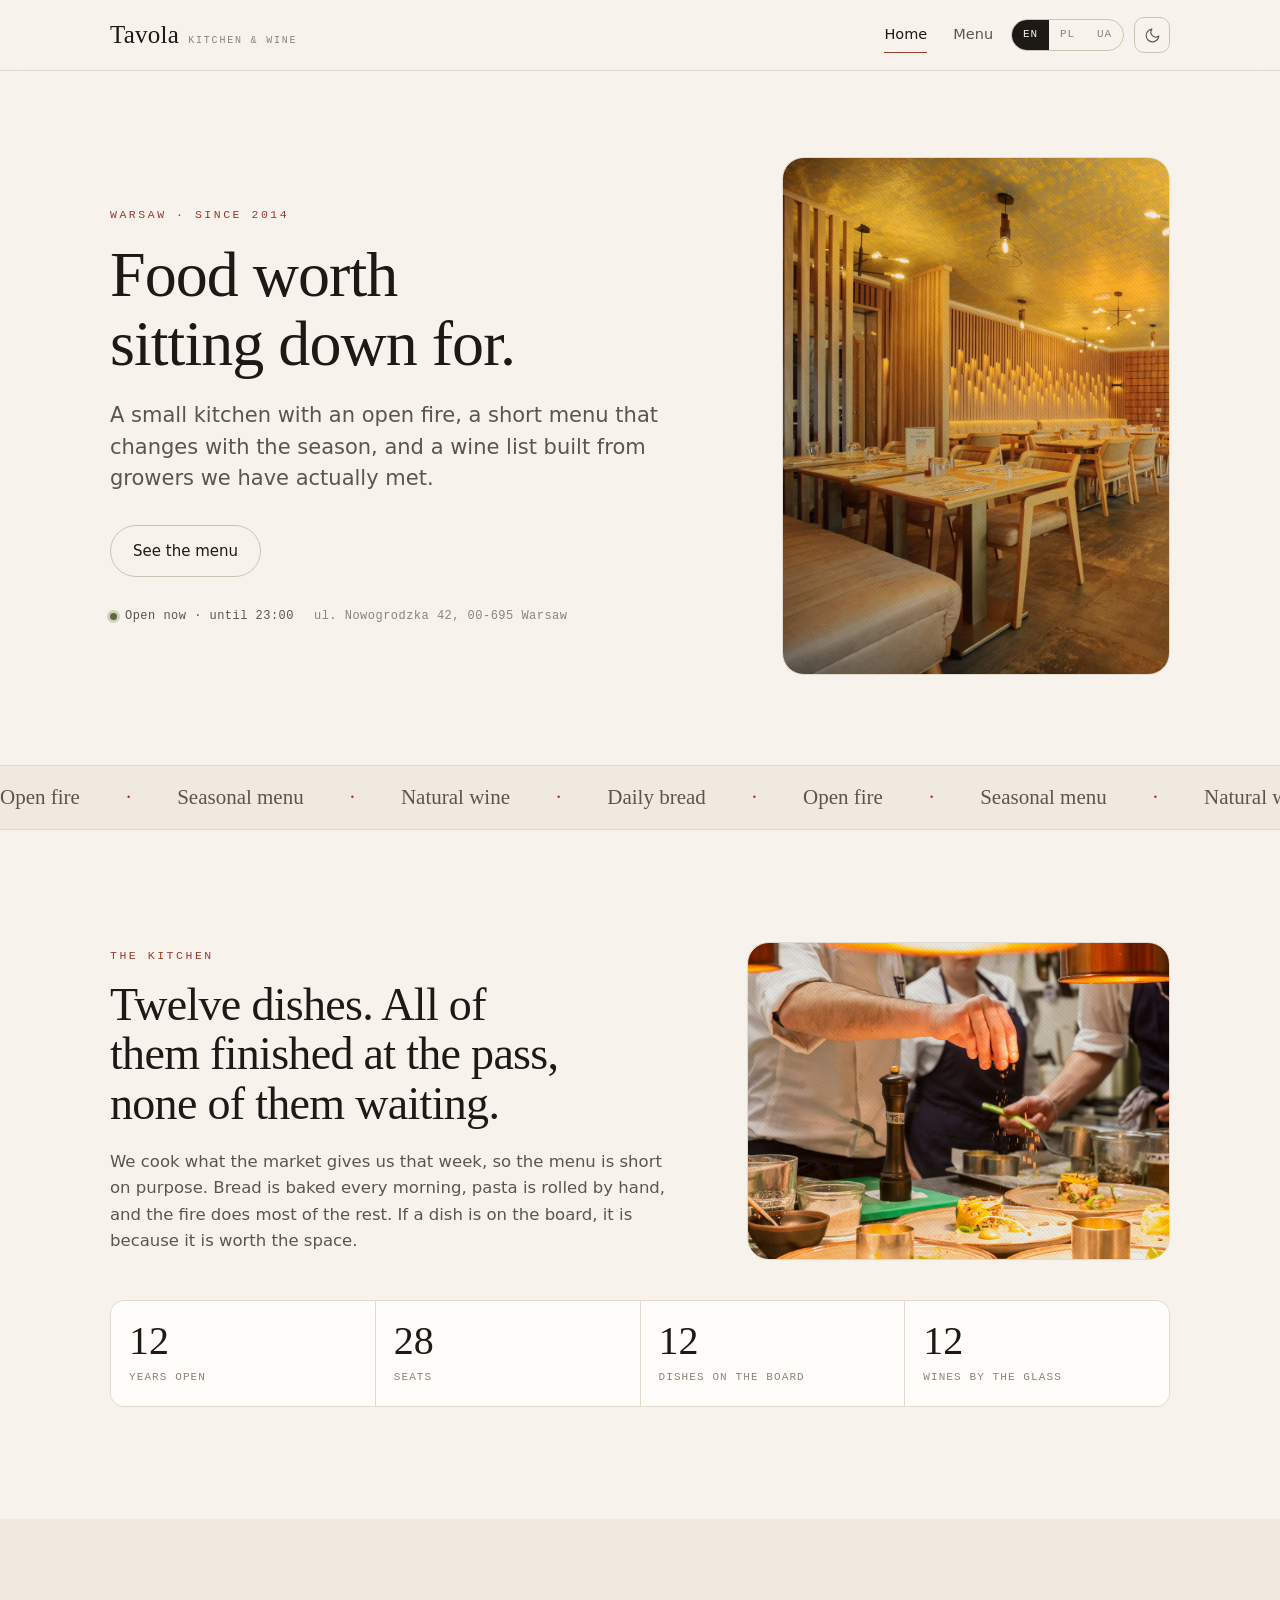
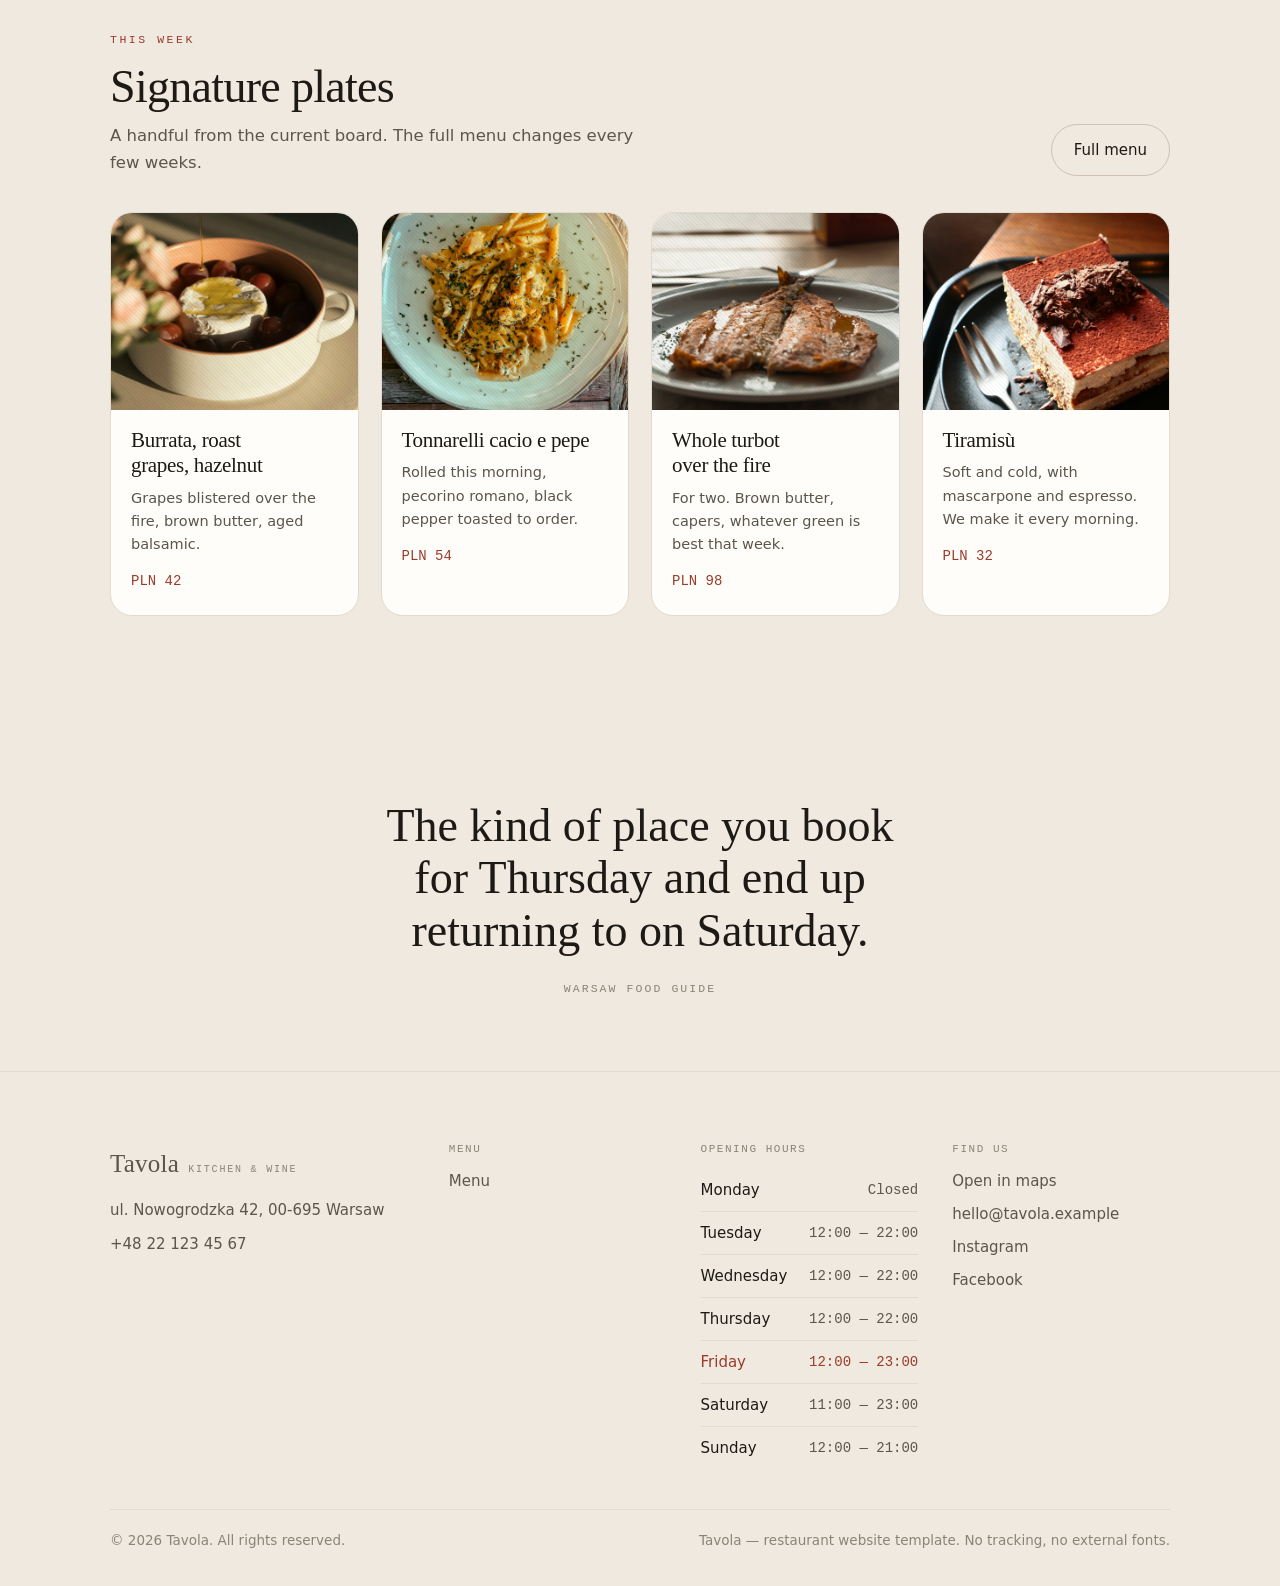
<file: index.html>
<!DOCTYPE html>
<html lang="en">
<head>
<meta charset="UTF-8">
<meta name="viewport" content="width=device-width, initial-scale=1, viewport-fit=cover">
<title>Tavola — Kitchen &amp; Wine, Warsaw</title>
<meta name="description" content="A small kitchen with an open fire, a short seasonal menu and a wine list from growers we have met. Book a table in Warsaw.">
<link rel="icon" href="data:image/svg+xml,<svg xmlns='http://www.w3.org/2000/svg' viewBox='0 0 32 32'><text y='26' font-size='26'>🍷</text></svg>">
<link rel="stylesheet" href="css/style.css">
</head>
<body data-title="title.home">

<!-- ============================== header ============================== -->
<header class="site-head">
  <div class="wrap head-in">
    <a class="brand" href="index.html">Tavola <small data-cfg="tagline">Kitchen &amp; Wine</small></a>

    <nav class="nav" id="nav">
      <button class="icon-btn nav-close" type="button" aria-label="Close">
        <svg viewBox="0 0 24 24"><path d="M6 6l12 12M18 6L6 18"/></svg>
      </button>
      <a href="index.html" data-i18n="nav.home">Home</a>
      <a href="menu.html" data-i18n="nav.menu">Menu</a>
    </nav>

    <div class="head-tools">
      <div class="lang" role="group" aria-label="Language">
        <button type="button" data-lang="en" aria-pressed="true">en</button>
        <button type="button" data-lang="pl" aria-pressed="false">pl</button>
        <button type="button" data-lang="uk" aria-pressed="false">ua</button>
      </div>
      <button class="icon-btn" type="button" data-theme-toggle
              data-i18n-attr="aria-label:nav.theme" aria-label="Switch theme">
        <svg viewBox="0 0 24 24"><path d="M21 12.8A9 9 0 1111.2 3a7 7 0 009.8 9.8z"/></svg>
      </button>
      <button class="icon-btn burger" type="button" data-nav-toggle
              data-i18n-attr="aria-label:nav.open" aria-label="Open menu">
        <svg viewBox="0 0 24 24"><path d="M4 7h16M4 12h16M4 17h16"/></svg>
      </button>
    </div>
  </div>
</header>

<main>

<!-- =============================== hero =============================== -->
<section class="hero">
  <div class="wrap hero-grid">
    <div>
      <div class="eyebrow" data-i18n="home.eyebrow">Warsaw · since 2014</div>
      <h1 data-i18n="home.h1">Food worth
sitting down for.</h1>
      <p class="lead" data-i18n="home.lead">A small kitchen with an open fire, a short menu that changes with the season, and a wine list built from growers we have actually met.</p>
      <div class="hero-actions">
        <a class="btn ghost" href="menu.html" data-i18n="home.cta2">See the menu</a>
      </div>
      <div class="hero-meta">
        <span class="open-badge" data-open-badge><i></i><span class="open-label">Open now</span></span>
        <span data-cfg="address">ul. Nowogrodzka 42, 00-695 Warsaw</span>
      </div>
    </div>
    <div class="hero-visual">
      <div class="photo tall photo-c" style="background-image:url('img/hero-room.jpg')"></div>
    </div>
  </div>
</section>

<!-- ============================= marquee ============================== -->
<div class="marquee" aria-hidden="true">
  <div class="marquee-track">
    <span data-i18n="home.marqueeA">Open fire</span>
    <span data-i18n="home.marqueeB">Seasonal menu</span>
    <span data-i18n="home.marqueeC">Natural wine</span>
    <span data-i18n="home.marqueeD">Daily bread</span>
    <span data-i18n="home.marqueeA">Open fire</span>
    <span data-i18n="home.marqueeB">Seasonal menu</span>
    <span data-i18n="home.marqueeC">Natural wine</span>
    <span data-i18n="home.marqueeD">Daily bread</span>
  </div>
</div>

<!-- ============================== kitchen ============================= -->
<section class="reveal">
  <div class="wrap split wide-left">
    <div>
      <div class="eyebrow" data-i18n="home.aboutEyebrow">The kitchen</div>
      <h2 data-i18n="home.aboutH">Twelve dishes. All of them finished at the pass, none of them waiting.</h2>
      <p class="prose" data-i18n="home.aboutP">We cook what the market gives us that week, so the menu is short on purpose. Bread is baked every morning, pasta is rolled by hand, and the fire does most of the rest. If a dish is on the board, it is because it is worth the space.</p>
    </div>
    <div class="photo photo-f" style="background-image:url('img/kitchen.jpg')"></div>
  </div>

  <div class="wrap">
    <div class="stats">
      <div class="stat"><b>12</b><span data-i18n="home.statYears">Years open</span></div>
      <div class="stat"><b>28</b><span data-i18n="home.statSeats">Seats</span></div>
      <div class="stat"><b>12</b><span data-i18n="home.statDishes">Dishes on the board</span></div>
      <div class="stat"><b>12</b><span data-i18n="home.statWines">Wines by the glass</span></div>
    </div>
  </div>
</section>

<!-- =========================== signature plates ======================= -->
<section class="band reveal">
  <div class="wrap">
    <div class="sec-head">
      <div>
        <div class="eyebrow" data-i18n="home.menuEyebrow">This week</div>
        <h2 data-i18n="home.menuH">Signature plates</h2>
        <p data-i18n="home.menuP">A handful from the current board. The full menu changes every few weeks.</p>
      </div>
      <a class="btn ghost" href="menu.html" data-i18n="home.menuLink">Full menu</a>
    </div>
    <div class="plates" data-plates>
      <!-- built from js/menu.js — every dish marked star:true -->
    </div>
  </div>
</section>


<!-- =============================== quote ============================== -->
<section class="band quote reveal tight">
  <div class="wrap">
    <blockquote data-i18n="home.quote">The kind of place you book for Thursday and end up returning to on Saturday.</blockquote>
    <cite data-i18n="home.quoteBy">Warsaw Food Guide</cite>
  </div>
</section>


</main>

<!-- ============================== footer ============================== -->
<footer class="site-foot">
  <div class="wrap">
    <div class="foot-grid">
      <div class="foot-brand">
        <a class="brand" href="index.html">Tavola <small data-cfg="tagline">Kitchen &amp; Wine</small></a>
        <p data-cfg="address">ul. Nowogrodzka 42, 00-695 Warsaw</p>
        <p style="margin-top:10px">
          <a data-cfg-href="phone" data-cfg="phone" href="tel:+48221234567">+48 22 123 45 67</a>
        </p>
      </div>

      <div>
        <h4 data-i18n="nav.menu">Menu</h4>
        <div class="foot-links">
          <a href="menu.html" data-i18n="nav.menu">Menu</a>
        </div>
      </div>

      <div>
        <h4 data-i18n="foot.hours">Opening hours</h4>
        <table class="hours-table"><tbody data-hours-table></tbody></table>
      </div>

      <div>
        <h4 data-i18n="foot.find">Find us</h4>
        <div class="foot-links">
          <a data-cfg-href="map" href="#" target="_blank" rel="noopener" data-i18n="foot.map">Open in maps</a>
          <a data-cfg-href="email" data-cfg="email" href="mailto:hello@tavola.example">hello@tavola.example</a>
          <a data-cfg-href="instagram" href="#" target="_blank" rel="noopener">Instagram</a>
          <a data-cfg-href="facebook" href="#" target="_blank" rel="noopener">Facebook</a>
        </div>
      </div>
    </div>

    <div class="foot-bottom">
      <span>© <span id="year">2026</span> Tavola. <span data-i18n="foot.rights">All rights reserved.</span></span>
      <span data-i18n="foot.built">Tavola — restaurant website template. No tracking, no external fonts.</span>
    </div>
  </div>
</footer>

<script src="js/config.js"></script>
<script src="js/i18n.js"></script>
<script src="js/menu.js"></script>
<script src="js/main.js"></script>
<script>document.getElementById('year').textContent = new Date().getFullYear();</script>
</body>
</html>
</file>
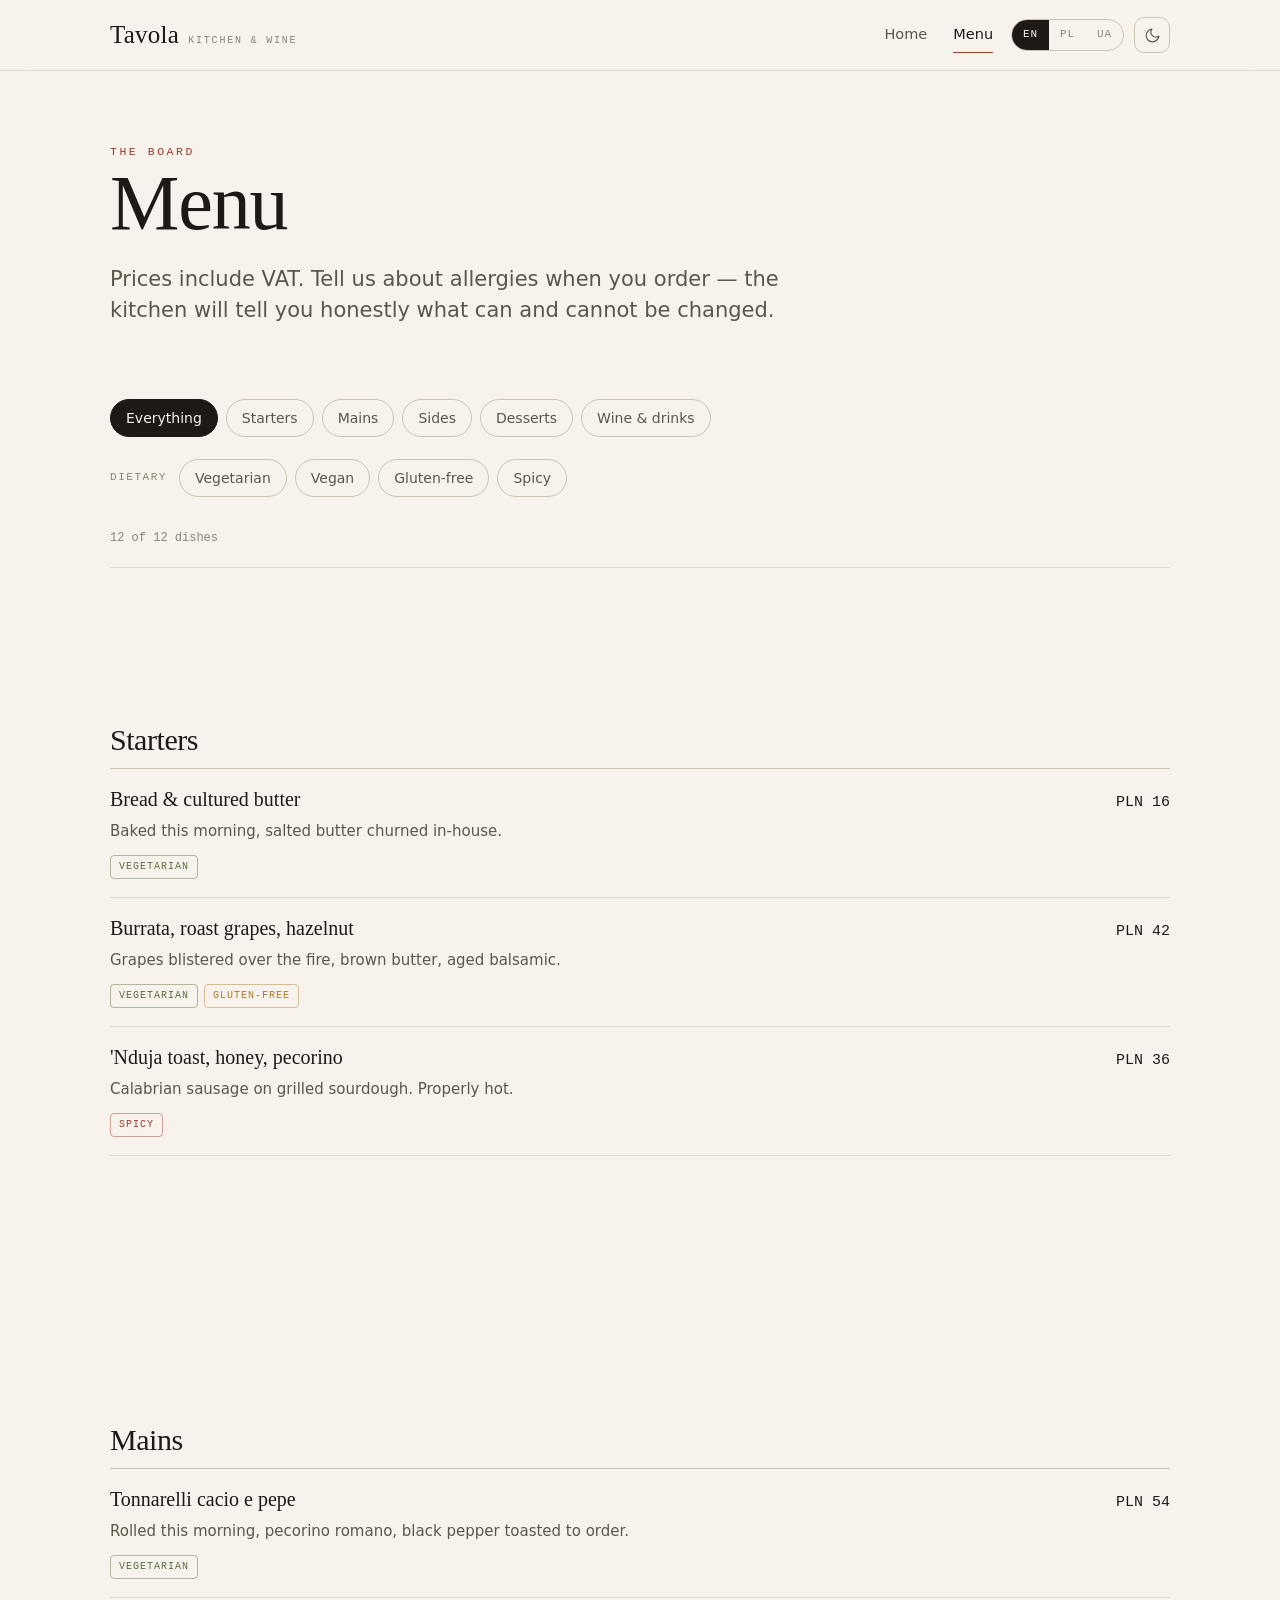
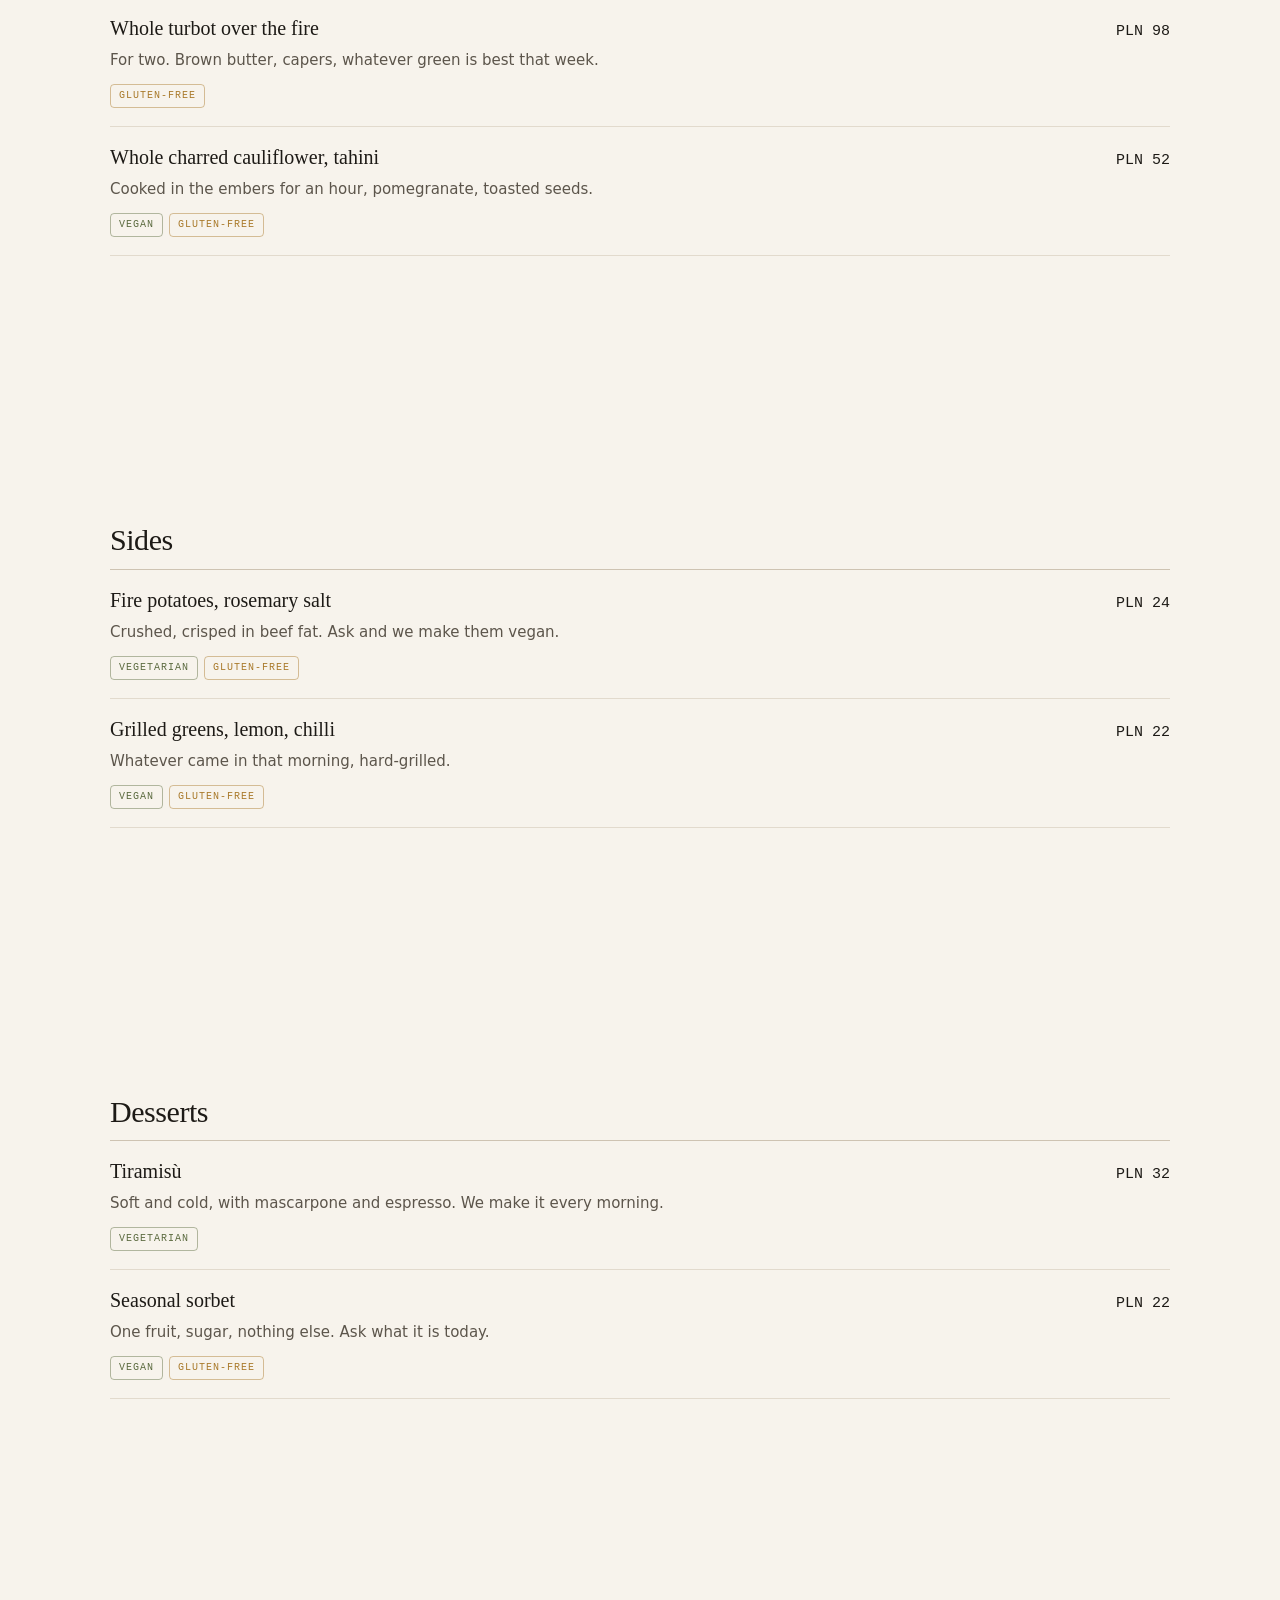
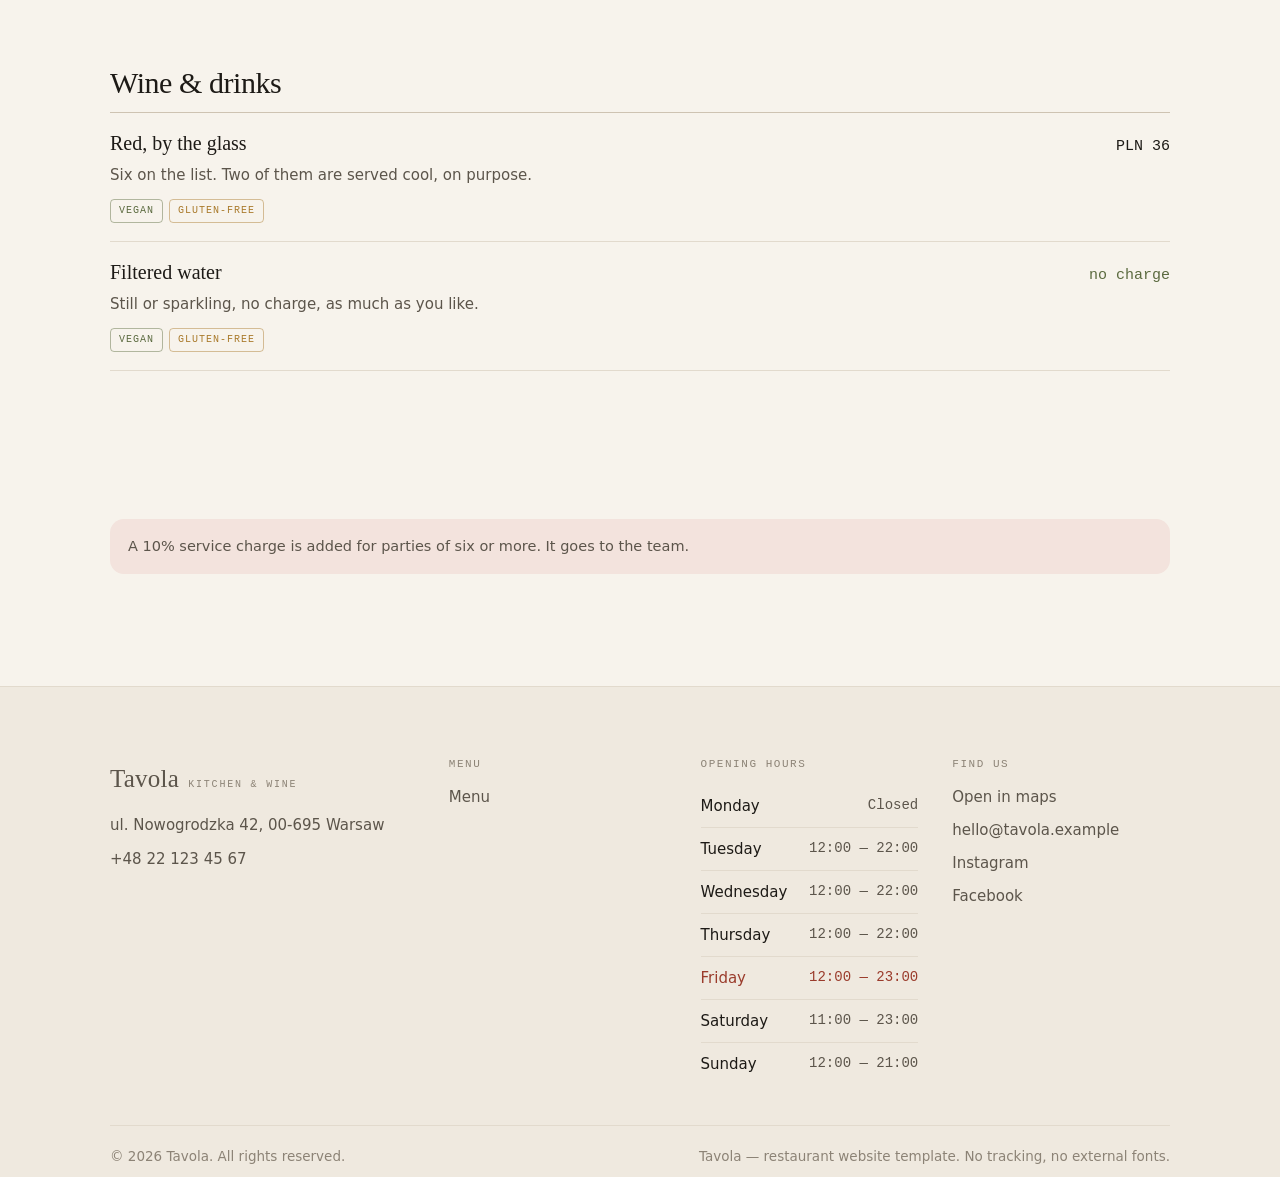
<file: menu.html>
<!DOCTYPE html>
<html lang="en">
<head>
<meta charset="UTF-8">
<meta name="viewport" content="width=device-width, initial-scale=1, viewport-fit=cover">
<title>Menu — Tavola</title>
<meta name="description" content="The current board: starters, mains, desserts and wine. Filter by category or by diet — vegetarian, vegan, gluten-free.">
<link rel="icon" href="data:image/svg+xml,<svg xmlns='http://www.w3.org/2000/svg' viewBox='0 0 32 32'><text y='26' font-size='26'>&#127863;</text></svg>">
<link rel="stylesheet" href="css/style.css">
</head>
<body data-title="title.menu">

<!-- ============================== header ============================== -->
<header class="site-head">
  <div class="wrap head-in">
    <a class="brand" href="index.html">Tavola <small data-cfg="tagline">Kitchen &amp; Wine</small></a>

    <nav class="nav" id="nav">
      <button class="icon-btn nav-close" type="button" aria-label="Close">
        <svg viewBox="0 0 24 24"><path d="M6 6l12 12M18 6L6 18"/></svg>
      </button>
      <a href="index.html" data-i18n="nav.home">Home</a>
      <a href="menu.html" data-i18n="nav.menu">Menu</a>
    </nav>

    <div class="head-tools">
      <div class="lang" role="group" aria-label="Language">
        <button type="button" data-lang="en" aria-pressed="true">en</button>
        <button type="button" data-lang="pl" aria-pressed="false">pl</button>
        <button type="button" data-lang="uk" aria-pressed="false">ua</button>
      </div>
      <button class="icon-btn" type="button" data-theme-toggle
              data-i18n-attr="aria-label:nav.theme" aria-label="Switch theme">
        <svg viewBox="0 0 24 24"><path d="M21 12.8A9 9 0 1111.2 3a7 7 0 009.8 9.8z"/></svg>
      </button>
      <button class="icon-btn burger" type="button" data-nav-toggle
              data-i18n-attr="aria-label:nav.open" aria-label="Open menu">
        <svg viewBox="0 0 24 24"><path d="M4 7h16M4 12h16M4 17h16"/></svg>
      </button>
    </div>
  </div>
</header>

<main>

<section class="tight">
  <div class="wrap">
    <div class="eyebrow" data-i18n="menu.eyebrow">The board</div>
    <h1 data-i18n="menu.h1">Menu</h1>
    <p class="lead" style="margin-top:18px" data-i18n="menu.lead">Prices include VAT. Tell us about allergies when you order — the kitchen will tell you honestly what can and cannot be changed.</p>
  </div>
</section>

<section style="padding-top:0">
  <div class="wrap">
    <div class="filters" data-filters>
      <!-- chips are built in js/main.js so they can be translated -->
      <noscript><p class="prose">Turn JavaScript on to filter the menu — the dishes below are all of them.</p></noscript>
    </div>

    <div class="menu-meta">
      <span data-menu-count>26 dishes</span>
      <button type="button" data-menu-reset hidden data-i18n="menu.reset">Clear filters</button>
    </div>

    <div data-menu>
      <!-- built from js/menu.js -->
    </div>

    <p class="menu-note" data-i18n="menu.note">A 10% service charge is added for parties of six or more. It goes to the team.</p>
  </div>
</section>
</main>

<!-- ============================== footer ============================== -->
<footer class="site-foot">
  <div class="wrap">
    <div class="foot-grid">
      <div class="foot-brand">
        <a class="brand" href="index.html">Tavola <small data-cfg="tagline">Kitchen &amp; Wine</small></a>
        <p data-cfg="address">ul. Nowogrodzka 42, 00-695 Warsaw</p>
        <p style="margin-top:10px">
          <a data-cfg-href="phone" data-cfg="phone" href="tel:+48221234567">+48 22 123 45 67</a>
        </p>
      </div>

      <div>
        <h4 data-i18n="nav.menu">Menu</h4>
        <div class="foot-links">
          <a href="menu.html" data-i18n="nav.menu">Menu</a>
        </div>
      </div>

      <div>
        <h4 data-i18n="foot.hours">Opening hours</h4>
        <table class="hours-table"><tbody data-hours-table></tbody></table>
      </div>

      <div>
        <h4 data-i18n="foot.find">Find us</h4>
        <div class="foot-links">
          <a data-cfg-href="map" href="#" target="_blank" rel="noopener" data-i18n="foot.map">Open in maps</a>
          <a data-cfg-href="email" data-cfg="email" href="mailto:hello@tavola.example">hello@tavola.example</a>
          <a data-cfg-href="instagram" href="#" target="_blank" rel="noopener">Instagram</a>
          <a data-cfg-href="facebook" href="#" target="_blank" rel="noopener">Facebook</a>
        </div>
      </div>
    </div>

    <div class="foot-bottom">
      <span>&copy; <span id="year">2026</span> Tavola. <span data-i18n="foot.rights">All rights reserved.</span></span>
      <span data-i18n="foot.built">Tavola &mdash; restaurant website template. No tracking, no external fonts.</span>
    </div>
  </div>
</footer>

<script src="js/config.js"></script>
<script src="js/i18n.js"></script>
<script src="js/menu.js"></script>
<script src="js/main.js"></script>
<script>document.getElementById('year').textContent = new Date().getFullYear();</script>
</body>
</html>
</file>
<file: css/style.css>
/* ==========================================================================
   Tavola — restaurant website template
   One stylesheet, no framework, no external fonts, no build step.

   Contents
     1. tokens & themes
     2. base & layout
     3. header / navigation
     4. buttons & links
     5. photo slots            ← read this before adding your own pictures
     6. hero & home sections
     7. menu
     8. forms (booking, contact, events)
     9. gallery & lightbox
    10. footer
    11. motion & responsive
   ========================================================================== */

/* ---------------------------------------------------------------- 1. tokens
   Light is the default: a dining room is a warm, bright place. The dark
   theme is a real second design, not an inversion — the paper goes to
   charcoal, but the accent warms up so it still reads on it.          */

:root {
  --paper: #f7f3ec;
  --paper-2: #efe9df;
  --card: #fffdf9;
  --ink: #1d1a16;
  --ink-2: #5c554b;
  --ink-3: #8c8376;
  --line: #e2dacd;
  --line-2: #cec3b2;

  --accent: #9a3b2b;        /* wine red — headings' underline, links, CTA */
  --accent-ink: #fff8f2;    /* text on the accent */
  --accent-soft: #f3e3dd;
  --olive: #5b6a3f;
  --gold: #a9792a;

  --r: 14px;
  --r-lg: 22px;
  --shadow: 0 18px 50px rgba(40, 28, 16, .10);
  --shadow-sm: 0 6px 20px rgba(40, 28, 16, .07);

  --display: Georgia, "Iowan Old Style", "Times New Roman", serif;
  --sans: system-ui, -apple-system, "Segoe UI", Roboto, Helvetica, Arial, sans-serif;
  --mono: ui-monospace, "SF Mono", "Cascadia Mono", Menlo, Consolas, monospace;

  --wrap: 1140px;
  --gutter: clamp(18px, 4vw, 40px);
  color-scheme: light;
}

@media (prefers-color-scheme: dark) {
  :root:not([data-theme="light"]) {
    --paper: #14110e;
    --paper-2: #1b1713;
    --card: #1e1a15;
    --ink: #f2ece2;
    --ink-2: #bdb3a4;
    --ink-3: #8d8375;
    --line: #2e2922;
    --line-2: #463e33;

    --accent: #e0765a;
    --accent-ink: #1a0f0b;
    --accent-soft: #33201a;
    --olive: #9cb06f;
    --gold: #d8a74e;

    --shadow: 0 18px 50px rgba(0, 0, 0, .45);
    --shadow-sm: 0 6px 20px rgba(0, 0, 0, .35);
    color-scheme: dark;
  }
}

:root[data-theme="dark"] {
  --paper: #14110e;
  --paper-2: #1b1713;
  --card: #1e1a15;
  --ink: #f2ece2;
  --ink-2: #bdb3a4;
  --ink-3: #8d8375;
  --line: #2e2922;
  --line-2: #463e33;

  --accent: #e0765a;
  --accent-ink: #1a0f0b;
  --accent-soft: #33201a;
  --olive: #9cb06f;
  --gold: #d8a74e;

  --shadow: 0 18px 50px rgba(0, 0, 0, .45);
  --shadow-sm: 0 6px 20px rgba(0, 0, 0, .35);
  color-scheme: dark;
}

/* ------------------------------------------------------------ 2. base */

*, *::before, *::after { box-sizing: border-box; }

html {
  scroll-behavior: smooth;
  /* The closed mobile drawer sits one screen to the right. Because the
     header uses backdrop-filter, it becomes the containing block for its
     fixed children, so that drawer counts as page overflow and the whole
     site could be scrolled sideways on a phone. `clip` cuts it off without
     making <html> a scroll container, so the sticky header still works.
     (`hidden` here would break sticky in some browsers — do not swap it.) */
  overflow-x: clip;
}

body {
  margin: 0;
  background: var(--paper);
  color: var(--ink);
  font-family: var(--sans);
  font-size: 16.5px;
  line-height: 1.6;
  -webkit-font-smoothing: antialiased;
  overflow-x: hidden;
}

img { max-width: 100%; display: block; }

h1, h2, h3, h4 {
  font-family: var(--display);
  font-weight: 400;
  letter-spacing: -.015em;
  line-height: 1.08;
  text-wrap: balance;
  margin: 0;
}

h1 { font-size: clamp(38px, 7.2vw, 78px); }
h2 { font-size: clamp(28px, 4.4vw, 46px); }
h3 { font-size: clamp(20px, 2.4vw, 25px); line-height: 1.2; }

p { margin: 0; }

a { color: inherit; }

.wrap {
  width: 100%;
  max-width: var(--wrap);
  margin-inline: auto;
  padding-left: max(var(--gutter), env(safe-area-inset-left, 0px));
  padding-right: max(var(--gutter), env(safe-area-inset-right, 0px));
}

section { padding-block: clamp(56px, 9vw, 112px); }
section.tight { padding-block: clamp(40px, 6vw, 72px); }
.band { background: var(--paper-2); }

.eyebrow {
  font-family: var(--mono);
  font-size: 11.5px;
  letter-spacing: .22em;
  text-transform: uppercase;
  color: var(--accent);
}

.lead {
  font-size: clamp(17px, 2.1vw, 21px);
  line-height: 1.5;
  color: var(--ink-2);
  max-width: 54ch;
}

.prose { color: var(--ink-2); max-width: 62ch; }
.prose + .prose { margin-top: 18px; }

.rule { height: 1px; background: var(--line); border: 0; margin: 0; }

.sr-only {
  position: absolute; width: 1px; height: 1px; padding: 0; margin: -1px;
  overflow: hidden; clip: rect(0 0 0 0); white-space: nowrap; border: 0;
}

/* ------------------------------------------------------- 3. header */

.site-head {
  position: sticky;
  top: env(safe-area-inset-top, 0px);
  z-index: 40;
  background: color-mix(in srgb, var(--paper) 88%, transparent);
  backdrop-filter: blur(14px);
  border-bottom: 1px solid var(--line);
}

body::before {           /* paints the strip above a sticky header on phones */
  content: "";
  position: fixed; inset: 0 0 auto; height: env(safe-area-inset-top, 0px);
  background: var(--paper); z-index: 41;
}

.head-in {
  display: flex;
  align-items: center;
  gap: 18px;
  min-height: 70px;
}

.brand {
  font-family: var(--display);
  font-size: 25px;
  letter-spacing: .01em;
  text-decoration: none;
  display: flex;
  align-items: baseline;
  gap: 9px;
  margin-right: auto;
}
.brand small {
  font-family: var(--mono);
  font-size: 10px;
  letter-spacing: .18em;
  text-transform: uppercase;
  color: var(--ink-3);
}

.nav { display: flex; align-items: center; gap: 26px; }
.nav a {
  text-decoration: none;
  font-size: 14.5px;
  color: var(--ink-2);
  padding-block: 6px;
  position: relative;
  white-space: nowrap;
}
.nav a::after {
  content: ""; position: absolute; left: 0; right: 100%; bottom: 0;
  height: 1px; background: var(--accent); transition: right .22s ease;
}
.nav a:hover { color: var(--ink); }
.nav a:hover::after, .nav a[aria-current="page"]::after { right: 0; }
.nav a[aria-current="page"] { color: var(--ink); }

.head-tools { display: flex; align-items: center; gap: 10px; }

.lang {
  display: flex;
  border: 1px solid var(--line-2);
  border-radius: 999px;
  overflow: hidden;
  font-family: var(--mono);
  font-size: 11px;
  letter-spacing: .08em;
}
.lang button {
  appearance: none; border: 0; background: transparent; color: var(--ink-3);
  padding: 6px 11px; cursor: pointer; text-transform: uppercase;
  font: inherit; letter-spacing: inherit;
}
.lang button[aria-pressed="true"] { background: var(--ink); color: var(--paper); }

.icon-btn {
  appearance: none;
  width: 36px; height: 36px;
  display: grid; place-content: center;
  border: 1px solid var(--line-2);
  border-radius: 10px;
  background: transparent;
  color: var(--ink-2);
  cursor: pointer;
  transition: border-color .18s, color .18s;
}
.icon-btn:hover { border-color: var(--accent); color: var(--accent); }
.icon-btn svg { width: 17px; height: 17px; fill: none; stroke: currentColor; stroke-width: 1.6; stroke-linecap: round; stroke-linejoin: round; }

.burger { display: none; }

/* mobile drawer */
@media (max-width: 960px) {
  .burger { display: grid; }
  .nav {
    position: fixed;
    inset: 0;
    flex-direction: column;
    justify-content: center;
    gap: 6px;
    background: var(--paper);
    transform: translateX(100%);
    /* hidden, not just moved: a closed drawer must not be reachable by Tab.
       visibility switches instantly — it is only delayed on the way out so
       the slide is still visible. Never give it a duration: a transition
       that starts in a background tab can sit unfinished, and the drawer
       would stay reachable. */
    visibility: hidden;
    transition: transform .28s ease, visibility 0s linear .28s;
    z-index: 60;
    padding: 24px;
  }
  body.nav-open .nav {
    transform: none;
    visibility: visible;
    transition: transform .28s ease, visibility 0s;
  }
  body.nav-open { overflow: hidden; }
  .nav a { font-family: var(--display); font-size: 30px; color: var(--ink); padding-block: 10px; }
  .nav a::after { display: none; }
  .nav .nav-close { position: absolute; top: 18px; right: 18px; }
  .head-tools .btn { display: none; }
}
@media (min-width: 961px) {
  .nav .nav-close { display: none; }
}

/* ------------------------------------------------------- 4. buttons */

.btn {
  display: inline-flex;
  align-items: center;
  gap: 9px;
  padding: 13px 22px;
  border-radius: 999px;
  border: 1px solid var(--accent);
  background: var(--accent);
  color: var(--accent-ink);
  text-decoration: none;
  font-size: 15px;
  font-weight: 500;
  cursor: pointer;
  font-family: inherit;
  transition: transform .16s ease, box-shadow .16s ease, background .16s;
  white-space: nowrap;
}
.btn:hover { transform: translateY(-2px); box-shadow: var(--shadow-sm); }
.btn:active { transform: none; }
.btn.ghost {
  background: transparent;
  color: var(--ink);
  border-color: var(--line-2);
}
.btn.ghost:hover { border-color: var(--accent); color: var(--accent); }
.btn.sm { padding: 9px 16px; font-size: 13.5px; }

.arrow-link {
  display: inline-flex; align-items: center; gap: 8px;
  text-decoration: none; color: var(--accent);
  font-size: 15px; border-bottom: 1px solid currentColor; padding-bottom: 2px;
}
.arrow-link span { transition: transform .18s ease; }
.arrow-link:hover span { transform: translateX(4px); }

:where(a, button, input, select, textarea):focus-visible {
  outline: 2px solid var(--accent);
  outline-offset: 3px;
  border-radius: 4px;
}

/* --------------------------------------------------- 5. photo slots
   Every picture on this site is a .photo element.

   With no file it draws itself with gradients, so the template looks
   finished before you have a single photograph. To use your own picture,
   set background-image on that element and nothing else changes:

       <div class="photo photo-a" style="background-image:url('img/room.jpg')"></div>

   The ratio stays, the rounding stays, the overlay stays. Delete the
   photo-a/photo-b… classes once every slot has a real picture.

   Why the file goes in the HTML and not in a --photo variable: a relative
   url() inside a custom property is resolved against the FILE THAT USES
   the variable — this stylesheet — so 'img/room.jpg' would be looked up as
   'css/img/room.jpg', and browsers disagree about it besides. Written on
   the element, the path is read from the page, which is what anyone
   editing it expects.                                                    */

.photo {
  position: relative;
  border-radius: var(--r-lg);
  border: 1px solid var(--line);
  overflow: hidden;
  background-image: var(--art);          /* overridden inline by a real photo */
  background-size: cover;
  background-position: center;
  aspect-ratio: 4 / 3;
}
.photo::after {           /* fine grain so flat gradients do not look digital */
  content: "";
  position: absolute; inset: 0;
  background-image: repeating-linear-gradient(45deg, rgba(0,0,0,.035) 0 1px, transparent 1px 3px);
  pointer-events: none;
}
.photo.tall { aspect-ratio: 3 / 4; }
.photo.wide { aspect-ratio: 16 / 9; }
.photo.square { aspect-ratio: 1 / 1; }

/* The four slots that stand in for a plate of food get a soft centre
   highlight, so they read as something on a table rather than as a blur. */
.photo-a { --art: radial-gradient(34% 26% at 50% 50%, rgba(255,245,230,.13) 0, transparent 70%), radial-gradient(90% 75% at 20% 15%, #d98b4a 0, transparent 60%), radial-gradient(80% 70% at 85% 80%, #7a2d22 0, transparent 60%), linear-gradient(150deg, #3a2419, #140d08); }
.photo-b { --art: radial-gradient(85% 70% at 80% 20%, #c8a24b 0, transparent 58%), radial-gradient(75% 65% at 15% 85%, #4d5a32 0, transparent 60%), linear-gradient(160deg, #2b2a1a, #11130b); }
.photo-c { --art: radial-gradient(30% 24% at 52% 56%, rgba(255,245,230,.12) 0, transparent 70%), radial-gradient(95% 80% at 50% 10%, #b8502f 0, transparent 62%), linear-gradient(140deg, #2d1a14, #0f0906); }
.photo-d { --art: radial-gradient(80% 70% at 25% 80%, #9c6b3a 0, transparent 60%), radial-gradient(70% 60% at 85% 15%, #5d6b43 0, transparent 60%), linear-gradient(135deg, #241d13, #100c07); }
.photo-e { --art: radial-gradient(32% 25% at 48% 54%, rgba(255,245,230,.13) 0, transparent 70%), radial-gradient(90% 75% at 70% 30%, #e0a24e 0, transparent 60%), linear-gradient(200deg, #32230f, #120c05); }
.photo-f { --art: radial-gradient(85% 75% at 30% 25%, #6d7a46 0, transparent 60%), radial-gradient(70% 60% at 80% 85%, #8f3f2a 0, transparent 60%), linear-gradient(165deg, #1f2316, #0c0d08); }
.photo-g { --art: radial-gradient(30% 23% at 50% 48%, rgba(255,245,230,.12) 0, transparent 70%), radial-gradient(90% 70% at 50% 85%, #a8572f 0, transparent 62%), linear-gradient(120deg, #241611, #0e0907); }
.photo-h { --art: radial-gradient(80% 70% at 20% 20%, #cf9a4d 0, transparent 58%), radial-gradient(80% 70% at 85% 75%, #42523a 0, transparent 60%), linear-gradient(145deg, #241c10, #0f0b06); }

/* ------------------------------------------------- 6. hero & home */

.hero { padding-block: clamp(44px, 7vw, 86px) clamp(44px, 7vw, 90px); }
.hero-grid {
  display: grid;
  grid-template-columns: 1.22fr .78fr;
  gap: clamp(28px, 5vw, 64px);
  align-items: center;
}
/* The headline breaks where the text says it breaks (\n in the string, kept by
   pre-line) — but only if each of those lines fits the column. The page-wide
   h1 size is set against the full width, and this one lives in a column just
   over half of it, so it gets its own smaller scale. Without it every language
   wrapped a second time and left its last word alone on a line: "Food worth /
   sitting down / for." Check with scratchpad measure_hero.py after changing
   either the size or the column ratio, and check all three languages: Polish
   needs the most room, English the least. */
.hero h1 { margin: 16px 0 0; white-space: pre-line; font-size: clamp(36px, 5.4vw, 64px); }
.hero .lead { margin-top: 22px; }
.hero-actions { display: flex; flex-wrap: wrap; gap: 12px; margin-top: 30px; }
.hero-meta {
  display: flex; flex-wrap: wrap; gap: 10px 20px; margin-top: 30px;
  font-family: var(--mono); font-size: 12px; color: var(--ink-3);
  letter-spacing: .04em;
}

.open-badge {
  display: inline-flex; align-items: center; gap: 8px;
  font-family: var(--mono); font-size: 12px; letter-spacing: .04em;
  color: var(--ink-2);
}
.open-badge i {
  width: 7px; height: 7px; border-radius: 50%; background: var(--ink-3);
  box-shadow: 0 0 0 3px color-mix(in srgb, var(--ink-3) 22%, transparent);
}
.open-badge.is-open i { background: var(--olive); box-shadow: 0 0 0 3px color-mix(in srgb, var(--olive) 25%, transparent); }

.marquee {
  border-block: 1px solid var(--line);
  background: var(--paper-2);
  overflow: hidden;
  padding-block: 15px;
}
.marquee-track {
  display: flex; gap: 46px; width: max-content;
  animation: slide 26s linear infinite;
  font-family: var(--display); font-size: 21px; color: var(--ink-2);
}
.marquee-track span { display: flex; align-items: center; gap: 46px; white-space: nowrap; }
.marquee-track span::after { content: "·"; color: var(--accent); }
@keyframes slide { to { transform: translateX(-50%); } }

.split {
  display: grid;
  grid-template-columns: 1fr 1fr;
  gap: clamp(26px, 5vw, 64px);
  align-items: center;
}
.split.wide-left { grid-template-columns: 1.15fr .85fr; }
.split h2 { margin-top: 14px; }
.split .prose { margin-top: 20px; }
.split .arrow-link { margin-top: 24px; }

.stats {
  display: grid;
  grid-template-columns: repeat(4, 1fr);
  gap: 1px;
  background: var(--line);
  border: 1px solid var(--line);
  border-radius: var(--r);
  overflow: hidden;
  margin-top: 40px;
}
.stat { background: var(--card); padding: 20px 18px; }
.stat b {
  display: block;
  font-family: var(--display);
  font-size: clamp(28px, 3.6vw, 40px);
  font-weight: 400;
  line-height: 1;
}
.stat span {
  display: block; margin-top: 8px;
  font-family: var(--mono); font-size: 11px; letter-spacing: .1em;
  text-transform: uppercase; color: var(--ink-3);
}

.sec-head { display: flex; align-items: flex-end; gap: 20px; flex-wrap: wrap; margin-bottom: 36px; }
.sec-head div { flex: 1 1 320px; min-width: 0; }
.sec-head h2 { margin-top: 12px; }
.sec-head p { margin-top: 12px; color: var(--ink-2); max-width: 52ch; }

.quote { text-align: center; }
.quote blockquote {
  margin: 0 auto;
  max-width: 24ch;
  font-family: var(--display);
  font-size: clamp(27px, 4.4vw, 46px);
  line-height: 1.15;
}
.quote cite {
  display: block; margin-top: 22px; font-style: normal;
  font-family: var(--mono); font-size: 11.5px; letter-spacing: .18em;
  text-transform: uppercase; color: var(--ink-3);
}

.cta-band { text-align: center; }
.cta-band h2 { max-width: 20ch; margin-inline: auto; }
.cta-band p { margin: 18px auto 0; color: var(--ink-2); max-width: 46ch; }
.cta-band .btn { margin-top: 28px; }

/* ------------------------------------------------------------ 7. menu */

.filters { display: flex; flex-wrap: wrap; gap: 22px; align-items: flex-start; margin-bottom: 14px; }
.filter-group { display: flex; flex-wrap: wrap; gap: 8px; align-items: center; }
.filter-group > span {
  font-family: var(--mono); font-size: 11px; letter-spacing: .14em;
  text-transform: uppercase; color: var(--ink-3); margin-right: 4px;
}
.chip {
  appearance: none; font: inherit; font-size: 14px;
  padding: 7px 15px; border-radius: 999px;
  border: 1px solid var(--line-2); background: transparent; color: var(--ink-2);
  cursor: pointer; transition: all .16s;
  white-space: nowrap;
}
.chip:hover { border-color: var(--accent); color: var(--accent); }
.chip[aria-pressed="true"] { background: var(--ink); border-color: var(--ink); color: var(--paper); }
.chip.diet[aria-pressed="true"] { background: var(--olive); border-color: var(--olive); color: #fff; }

.menu-meta {
  display: flex; align-items: center; gap: 16px; flex-wrap: wrap;
  font-family: var(--mono); font-size: 12px; color: var(--ink-3);
  padding-block: 18px; border-bottom: 1px solid var(--line);
}
.menu-meta button {
  appearance: none; border: 0; background: none; font: inherit;
  color: var(--accent); cursor: pointer; text-decoration: underline;
  text-underline-offset: 3px;
}

.dish-group { margin-top: 44px; }
.dish-group > h2 {
  font-size: clamp(22px, 3vw, 30px);
  padding-bottom: 12px;
  border-bottom: 1px solid var(--line-2);
}

.dish {
  display: grid;
  grid-template-columns: 1fr auto;
  gap: 4px 20px;
  padding-block: 18px;
  border-bottom: 1px solid var(--line);
  align-items: baseline;
}
.dish-name { font-family: var(--display); font-size: 20px; line-height: 1.25; }
.dish-price {
  font-family: var(--mono); font-size: 15px; color: var(--ink);
  font-variant-numeric: tabular-nums; white-space: nowrap;
}
.dish-price.free { color: var(--olive); }
.dish-desc { grid-column: 1 / -1; color: var(--ink-2); font-size: 15px; max-width: 64ch; }
.dish-tags { grid-column: 1 / -1; display: flex; flex-wrap: wrap; gap: 6px; margin-top: 8px; }
.tag {
  font-family: var(--mono); font-size: 10px; letter-spacing: .1em;
  text-transform: uppercase; padding: 3px 8px; border-radius: 4px;
  border: 1px solid var(--line-2); color: var(--ink-3);
}
.tag.vegan, .tag.veg { color: var(--olive); border-color: color-mix(in srgb, var(--olive) 45%, transparent); }
.tag.gf { color: var(--gold); border-color: color-mix(in srgb, var(--gold) 45%, transparent); }
.tag.spicy { color: var(--accent); border-color: color-mix(in srgb, var(--accent) 45%, transparent); }

.menu-empty { padding: 56px 0; text-align: center; color: var(--ink-2); }
.menu-note {
  margin-top: 36px; padding: 16px 18px; border-radius: var(--r);
  background: var(--accent-soft); color: var(--ink-2); font-size: 14.5px;
}

/* signature plates on the home page */
/* auto-fit, not repeat(3): three starred dishes make three columns and four
   make four, so nobody has to touch the CSS after editing js/menu.js.      */
.plates { display: grid; grid-template-columns: repeat(auto-fit, minmax(240px, 1fr)); gap: 22px; }
.plate {
  background: var(--card); border: 1px solid var(--line);
  border-radius: var(--r-lg); overflow: hidden;
  display: flex; flex-direction: column;
  transition: transform .2s, box-shadow .2s;
}
.plate:hover { transform: translateY(-4px); box-shadow: var(--shadow); }
.plate .photo { border: 0; border-radius: 0; aspect-ratio: 5 / 4; }
.plate-body { padding: 18px 20px 22px; }
.plate-body h3 { font-size: 21px; }
.plate-body p { margin-top: 8px; color: var(--ink-2); font-size: 14.5px; }
.plate-price { margin-top: 14px; font-family: var(--mono); font-size: 14px; color: var(--accent); }

/* ----------------------------------------------------------- 8. forms */

.form-grid { display: grid; grid-template-columns: 1fr 1fr; gap: 18px; }
.field { display: flex; flex-direction: column; gap: 7px; }
.field.full { grid-column: 1 / -1; }
.field label {
  font-family: var(--mono); font-size: 11px; letter-spacing: .12em;
  text-transform: uppercase; color: var(--ink-3);
}
.field label em { font-style: normal; text-transform: none; letter-spacing: 0; }
.field input, .field select, .field textarea {
  font: inherit; font-size: 15.5px;
  padding: 12px 14px;
  border: 1px solid var(--line-2);
  border-radius: 10px;
  background: var(--card);
  color: var(--ink);
  width: 100%;
  transition: border-color .16s;
}
.field textarea { resize: vertical; min-height: 110px; }
.field input:hover, .field select:hover, .field textarea:hover { border-color: var(--ink-3); }
.field.bad input, .field.bad select, .field.bad textarea { border-color: var(--accent); }
.field .err {
  font-size: 13px; color: var(--accent); display: none;
}
.field.bad .err { display: block; }

.form-actions { display: flex; align-items: center; gap: 18px; flex-wrap: wrap; margin-top: 26px; }
.form-hint { font-size: 13.5px; color: var(--ink-3); }

.form-card {
  background: var(--card);
  border: 1px solid var(--line);
  border-radius: var(--r-lg);
  padding: clamp(22px, 3.5vw, 38px);
  box-shadow: var(--shadow-sm);
}

.done-panel { text-align: center; padding: clamp(28px, 5vw, 56px) 0; }
.done-panel .mark {
  width: 56px; height: 56px; margin: 0 auto 22px;
  border-radius: 50%; display: grid; place-content: center;
  background: var(--olive);
}
.done-panel .mark svg { width: 26px; height: 26px; stroke: #fff; fill: none; stroke-width: 2.2; stroke-linecap: round; stroke-linejoin: round; }
.done-panel p { margin: 14px auto 0; color: var(--ink-2); max-width: 44ch; }
.done-summary {
  margin: 22px auto 0; display: inline-block;
  font-family: var(--mono); font-size: 14px;
  padding: 10px 18px; border-radius: 999px;
  background: var(--accent-soft); color: var(--ink);
}
.done-panel .btn { margin-top: 26px; }

.info-list { display: grid; gap: 1px; background: var(--line); border: 1px solid var(--line); border-radius: var(--r); overflow: hidden; }
.info-list > div { background: var(--card); padding: 18px 20px; }
.info-list dt {
  font-family: var(--mono); font-size: 11px; letter-spacing: .12em;
  text-transform: uppercase; color: var(--ink-3); margin-bottom: 6px;
}
.info-list dd { margin: 0; font-size: 16px; }
.info-list dd a { color: var(--accent); text-decoration: none; }
.info-list dd a:hover { text-decoration: underline; }

.hours-table { width: 100%; border-collapse: collapse; font-size: 15px; }
.hours-table td { padding: 9px 0; border-bottom: 1px solid var(--line); }
.hours-table td:last-child { text-align: right; font-family: var(--mono); font-size: 14px; color: var(--ink-2); }
.hours-table tr:last-child td { border-bottom: 0; }
.hours-table tr.today td { color: var(--accent); }
.hours-table tr.today td:last-child { color: var(--accent); }

/* event cards */
.cards { display: grid; grid-template-columns: repeat(3, 1fr); gap: 22px; }
.card {
  background: var(--card); border: 1px solid var(--line);
  border-radius: var(--r-lg); padding: 26px 24px 28px;
  display: flex; flex-direction: column; gap: 12px;
}
.card h3 { font-size: 24px; }
.card p { color: var(--ink-2); font-size: 15px; }
.card .price {
  margin-top: auto; padding-top: 14px;
  font-family: var(--mono); font-size: 14px; color: var(--accent);
  border-top: 1px solid var(--line);
}

.steps { counter-reset: s; display: grid; gap: 18px; }
.steps li {
  counter-increment: s; list-style: none;
  display: grid; grid-template-columns: auto 1fr; gap: 16px; align-items: start;
  padding-bottom: 18px; border-bottom: 1px solid var(--line);
  color: var(--ink-2);
}
.steps li:last-child { border-bottom: 0; padding-bottom: 0; }
.steps li::before {
  content: counter(s);
  font-family: var(--mono); font-size: 12px;
  width: 30px; height: 30px; border-radius: 50%;
  display: grid; place-content: center;
  border: 1px solid var(--accent); color: var(--accent);
}

/* team */
.team { display: grid; grid-template-columns: repeat(4, 1fr); gap: 20px; }
.member .photo { aspect-ratio: 3 / 4; border-radius: var(--r); }
.member b { display: block; margin-top: 14px; font-family: var(--display); font-size: 20px; font-weight: 400; }
.member span { display: block; margin-top: 4px; font-family: var(--mono); font-size: 11px; letter-spacing: .1em; text-transform: uppercase; color: var(--ink-3); }

.values { display: grid; grid-template-columns: repeat(3, 1fr); gap: 26px; }
.value h3 { font-size: 22px; }
.value p { margin-top: 10px; color: var(--ink-2); font-size: 15px; }
.value .no { font-family: var(--mono); font-size: 12px; color: var(--accent); letter-spacing: .1em; }

/* ------------------------------------------------- 9. gallery */

.gallery { display: grid; grid-template-columns: repeat(4, 1fr); gap: 14px; }
.gallery button {
  appearance: none; padding: 0; border: 0; background: none; cursor: zoom-in;
  position: relative; display: block;
}
.gallery .photo { aspect-ratio: 1 / 1; transition: transform .25s, box-shadow .25s; }
.gallery button:hover .photo { transform: scale(1.02); box-shadow: var(--shadow); }
.gallery .cap {
  position: absolute; left: 12px; right: 12px; bottom: 12px;
  font-size: 13px; color: #fff; text-align: left;
  opacity: 0; transform: translateY(6px); transition: .25s;
  text-shadow: 0 1px 10px rgba(0, 0, 0, .6);
}
.gallery button:hover .cap { opacity: 1; transform: none; }
.gallery .big { grid-column: span 2; grid-row: span 2; }
.gallery .big .photo { aspect-ratio: 1 / 1; }

.lightbox {
  position: fixed; inset: 0; z-index: 90;
  background: rgba(16, 12, 8, .94);
  display: grid; grid-template-rows: auto 1fr auto;
  padding: 16px;
  padding-top: max(16px, env(safe-area-inset-top, 0px));
  padding-bottom: max(16px, env(safe-area-inset-bottom, 0px));
}
.lightbox[hidden] { display: none; }
.lb-top { display: flex; justify-content: space-between; align-items: center; color: #e8e0d4; }
.lb-count { font-family: var(--mono); font-size: 12px; letter-spacing: .1em; }
.lb-stage { display: grid; place-items: center; min-height: 0; padding-block: 14px; }
.lb-stage .photo {
  width: min(100%, 940px); max-height: 100%; aspect-ratio: 3 / 2;
  border-color: rgba(255, 255, 255, .14);
}
.lb-bottom { display: flex; justify-content: space-between; align-items: center; gap: 16px; color: #e8e0d4; }
.lb-cap { font-family: var(--display); font-size: 19px; }
.lb-nav { display: flex; gap: 10px; }
.lightbox .icon-btn { border-color: rgba(255, 255, 255, .25); color: #e8e0d4; }
.lightbox .icon-btn:hover { border-color: #fff; color: #fff; }

/* ------------------------------------------------------- 10. footer */

.site-foot { border-top: 1px solid var(--line); background: var(--paper-2); padding-block: clamp(44px, 6vw, 72px) 34px; }
.foot-grid { display: grid; grid-template-columns: 1.4fr 1fr 1fr 1fr; gap: 34px; }
.foot-grid h4 {
  font-family: var(--mono); font-size: 11px; letter-spacing: .14em;
  text-transform: uppercase; color: var(--ink-3); font-weight: 500; margin-bottom: 14px;
}
.foot-grid a { color: var(--ink-2); text-decoration: none; }
.foot-grid a:hover { color: var(--accent); }
.foot-links { display: grid; gap: 9px; font-size: 15px; }
.foot-brand .brand { margin: 0 0 14px; }
.foot-brand p { color: var(--ink-2); font-size: 15px; max-width: 34ch; }
.foot-bottom {
  margin-top: 40px; padding-top: 20px; border-top: 1px solid var(--line);
  display: flex; justify-content: space-between; gap: 14px; flex-wrap: wrap;
  font-size: 13.5px; color: var(--ink-3);
}

/* ---------------------------------------------- 11. motion & responsive */

.reveal { opacity: 0; transform: translateY(18px); transition: opacity .7s ease, transform .7s ease; }
.reveal.in { opacity: 1; transform: none; }

@media (prefers-reduced-motion: reduce) {
  html { scroll-behavior: auto; }
  .reveal { opacity: 1; transform: none; transition: none; }
  .marquee-track { animation: none; }
  .btn:hover, .plate:hover { transform: none; }
}

@media (max-width: 1000px) {
  .plates, .cards, .values { grid-template-columns: 1fr 1fr; }
  .team { grid-template-columns: 1fr 1fr; }
  .foot-grid { grid-template-columns: 1fr 1fr; }
  .gallery { grid-template-columns: repeat(3, 1fr); }
}

@media (max-width: 760px) {
  .hero-grid, .split, .split.wide-left { grid-template-columns: 1fr; }
  .hero-visual { order: -1; }
  .stats { grid-template-columns: 1fr 1fr; }
  .plates, .cards, .values, .form-grid { grid-template-columns: 1fr; }
  .gallery { grid-template-columns: 1fr 1fr; }
  .gallery .big { grid-column: span 2; }
  .foot-grid { grid-template-columns: 1fr; }
  .dish-group > h2 { font-size: 24px; }
}

@media (max-width: 420px) {
  .team { grid-template-columns: 1fr; }
  .stats { grid-template-columns: 1fr; }
}

@media print {
  .site-head, .site-foot, .marquee, .filters, .menu-meta, .btn, .lightbox { display: none !important; }
  body { background: #fff; color: #000; }
  .dish { break-inside: avoid; }
}
</file>
